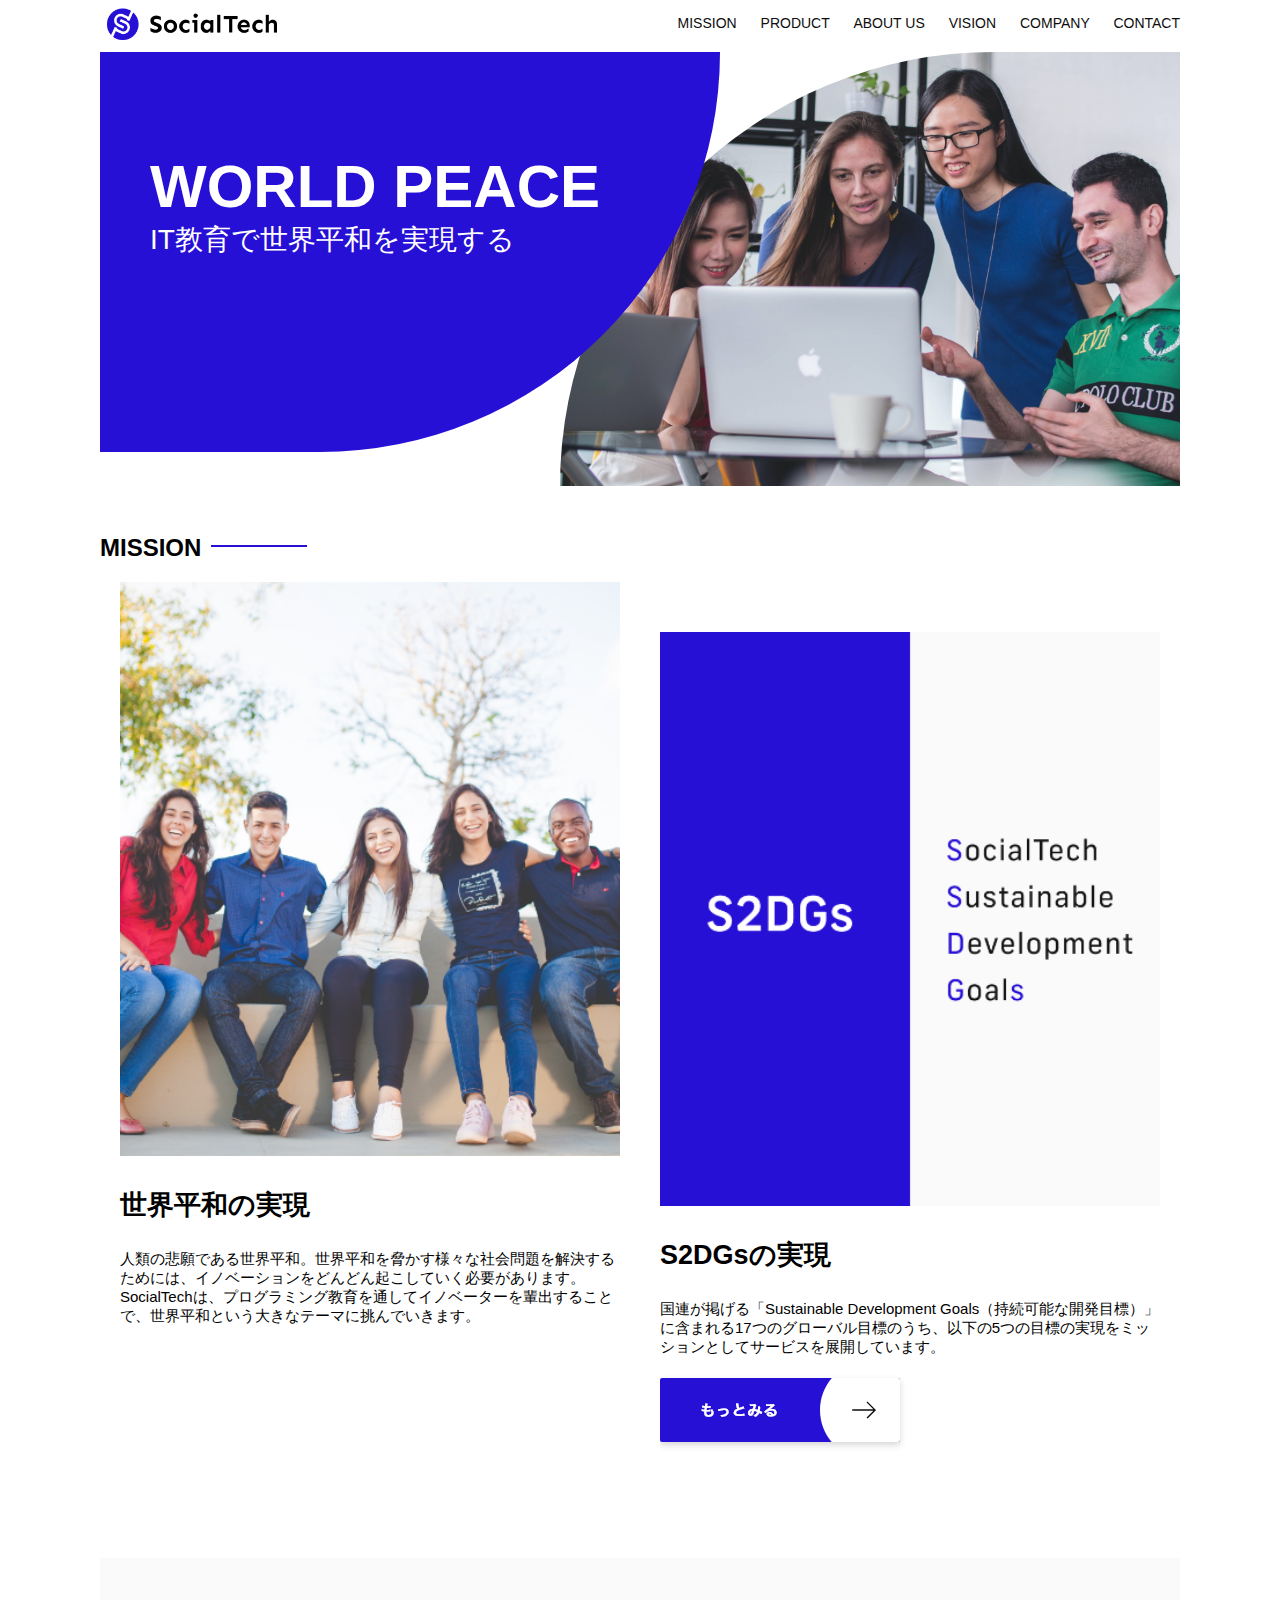
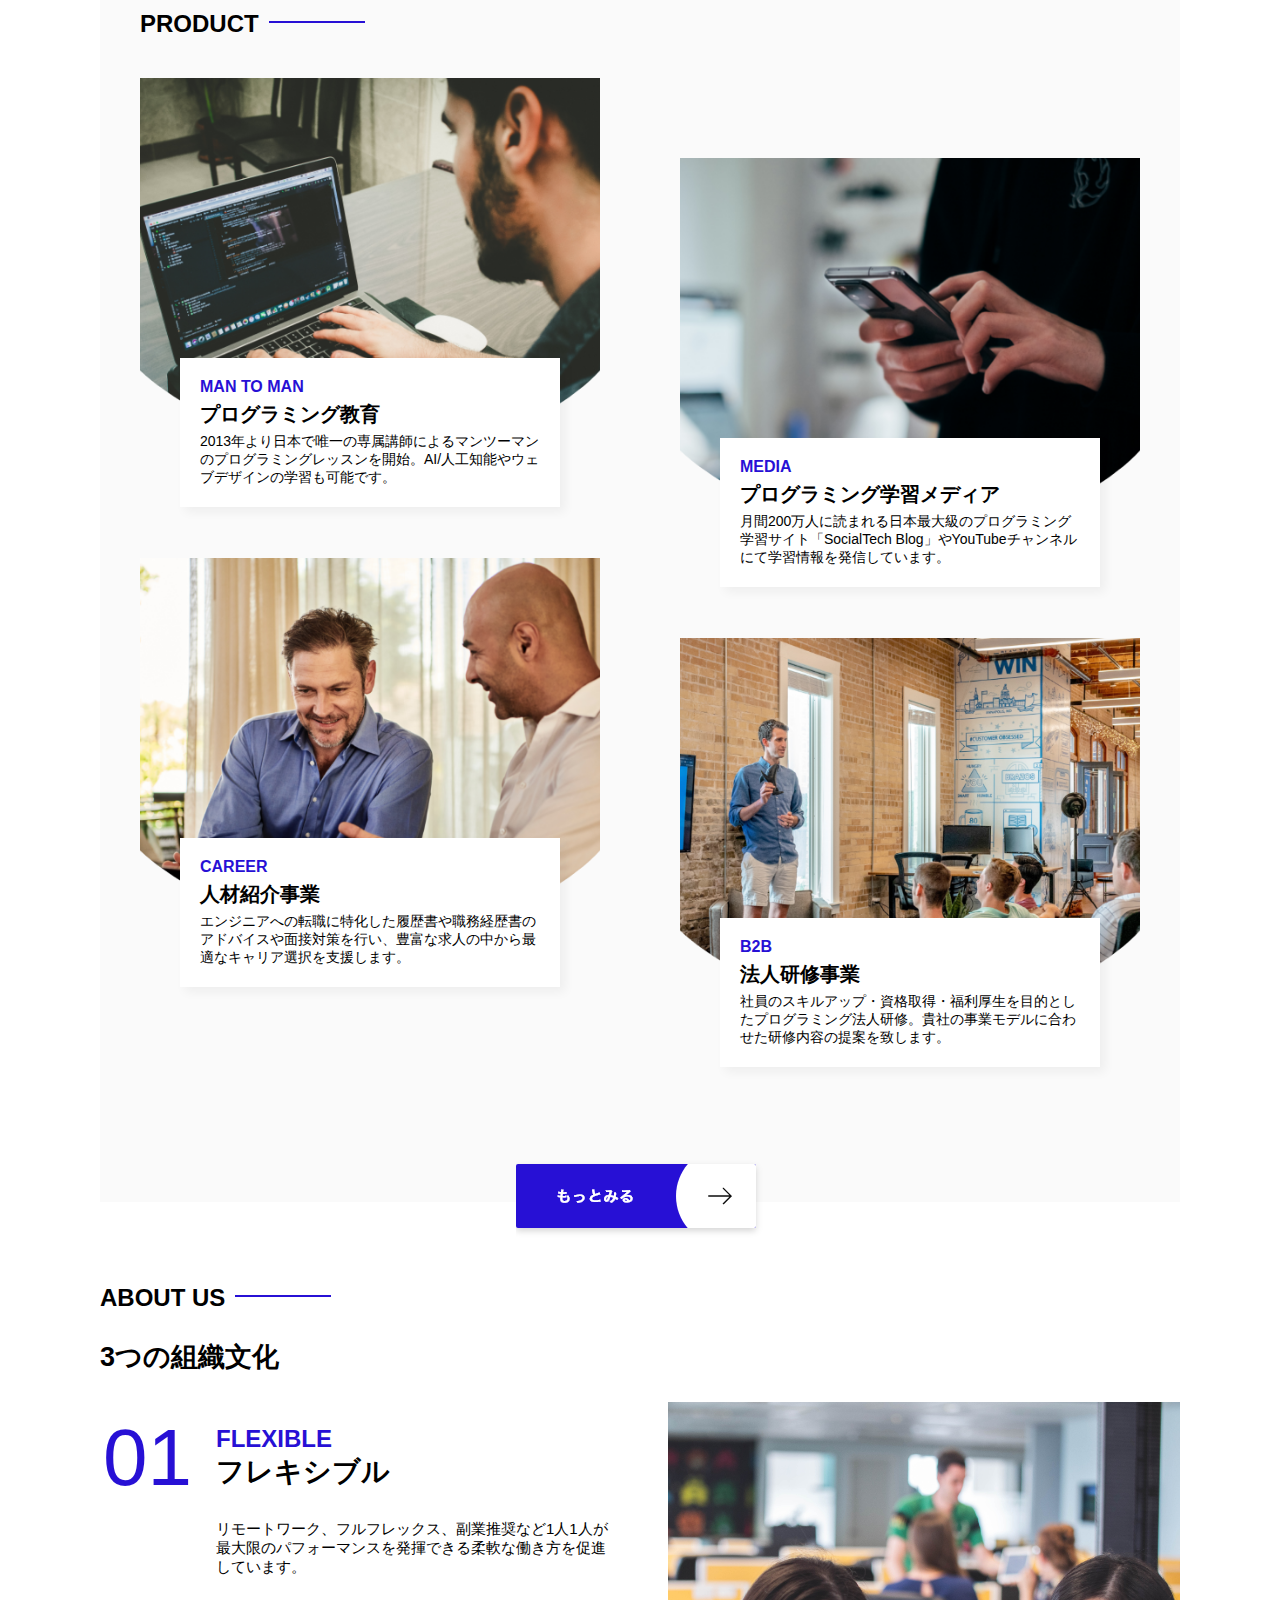
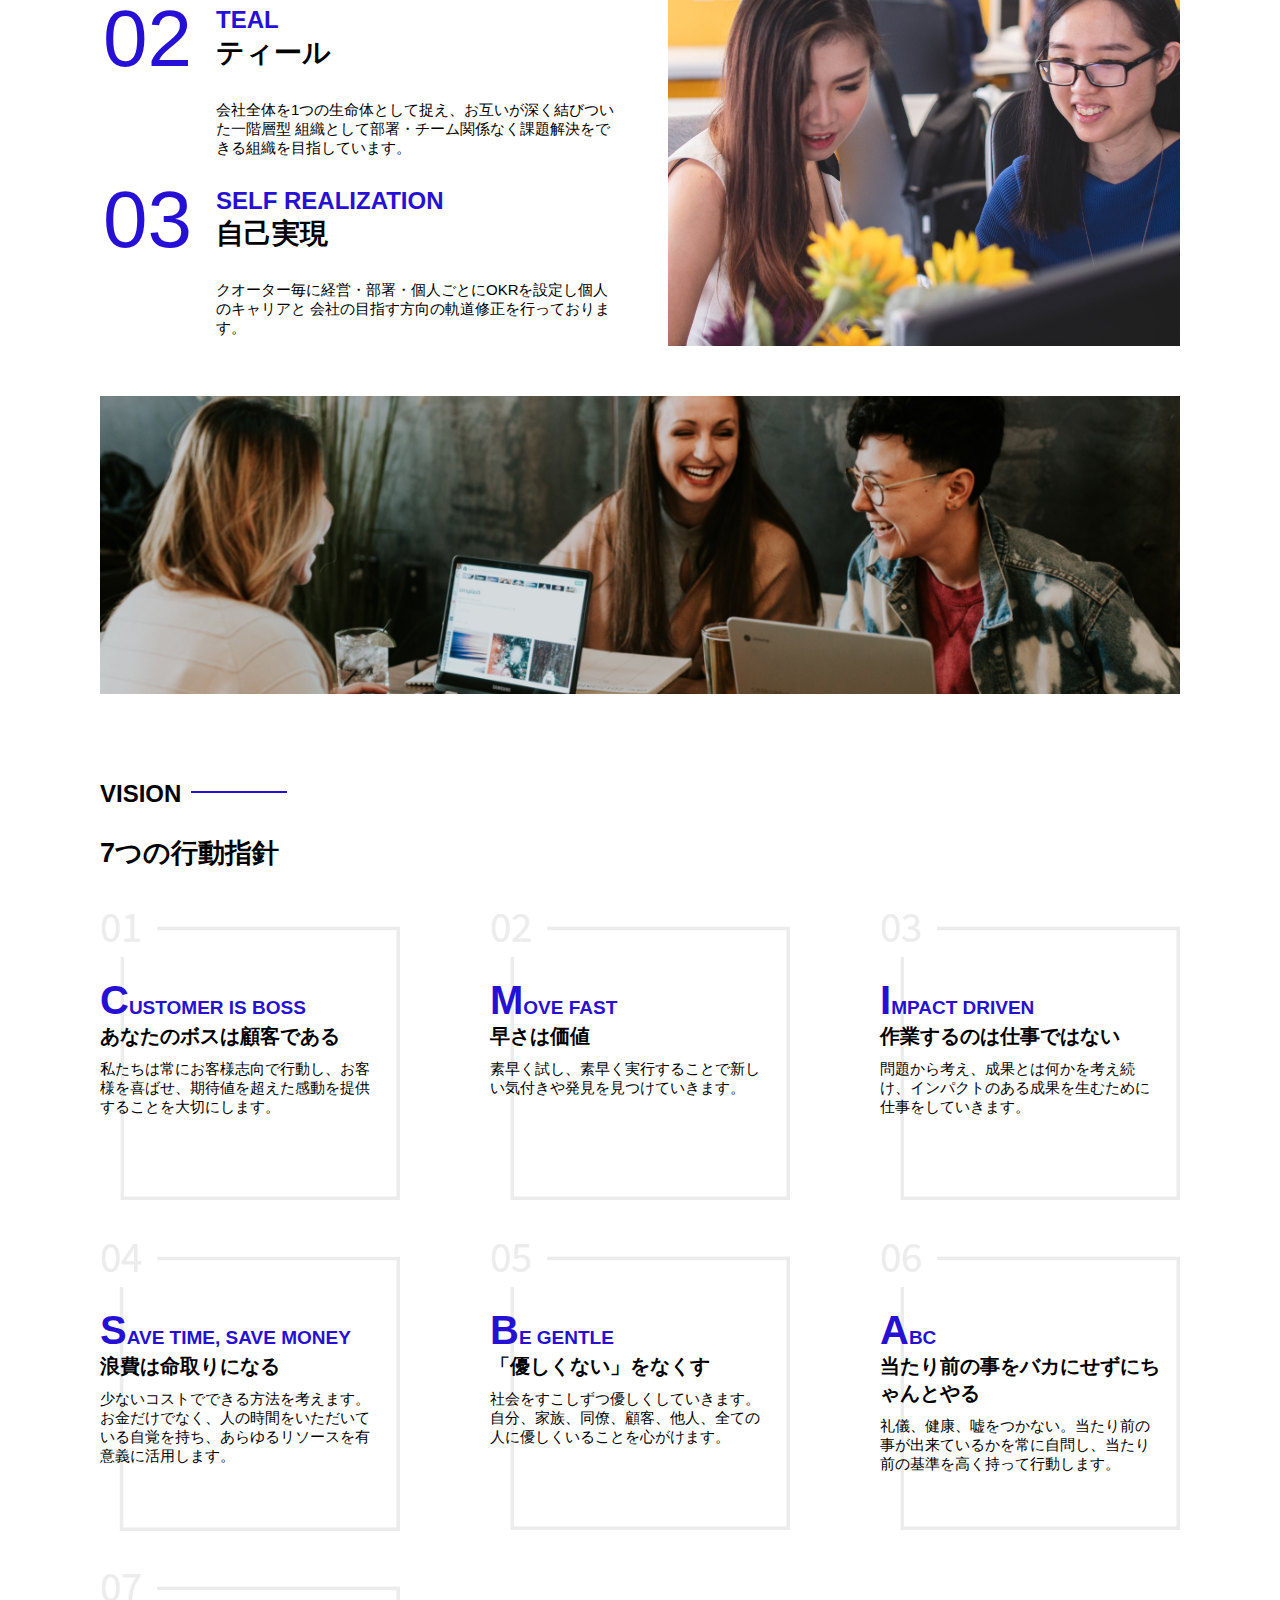
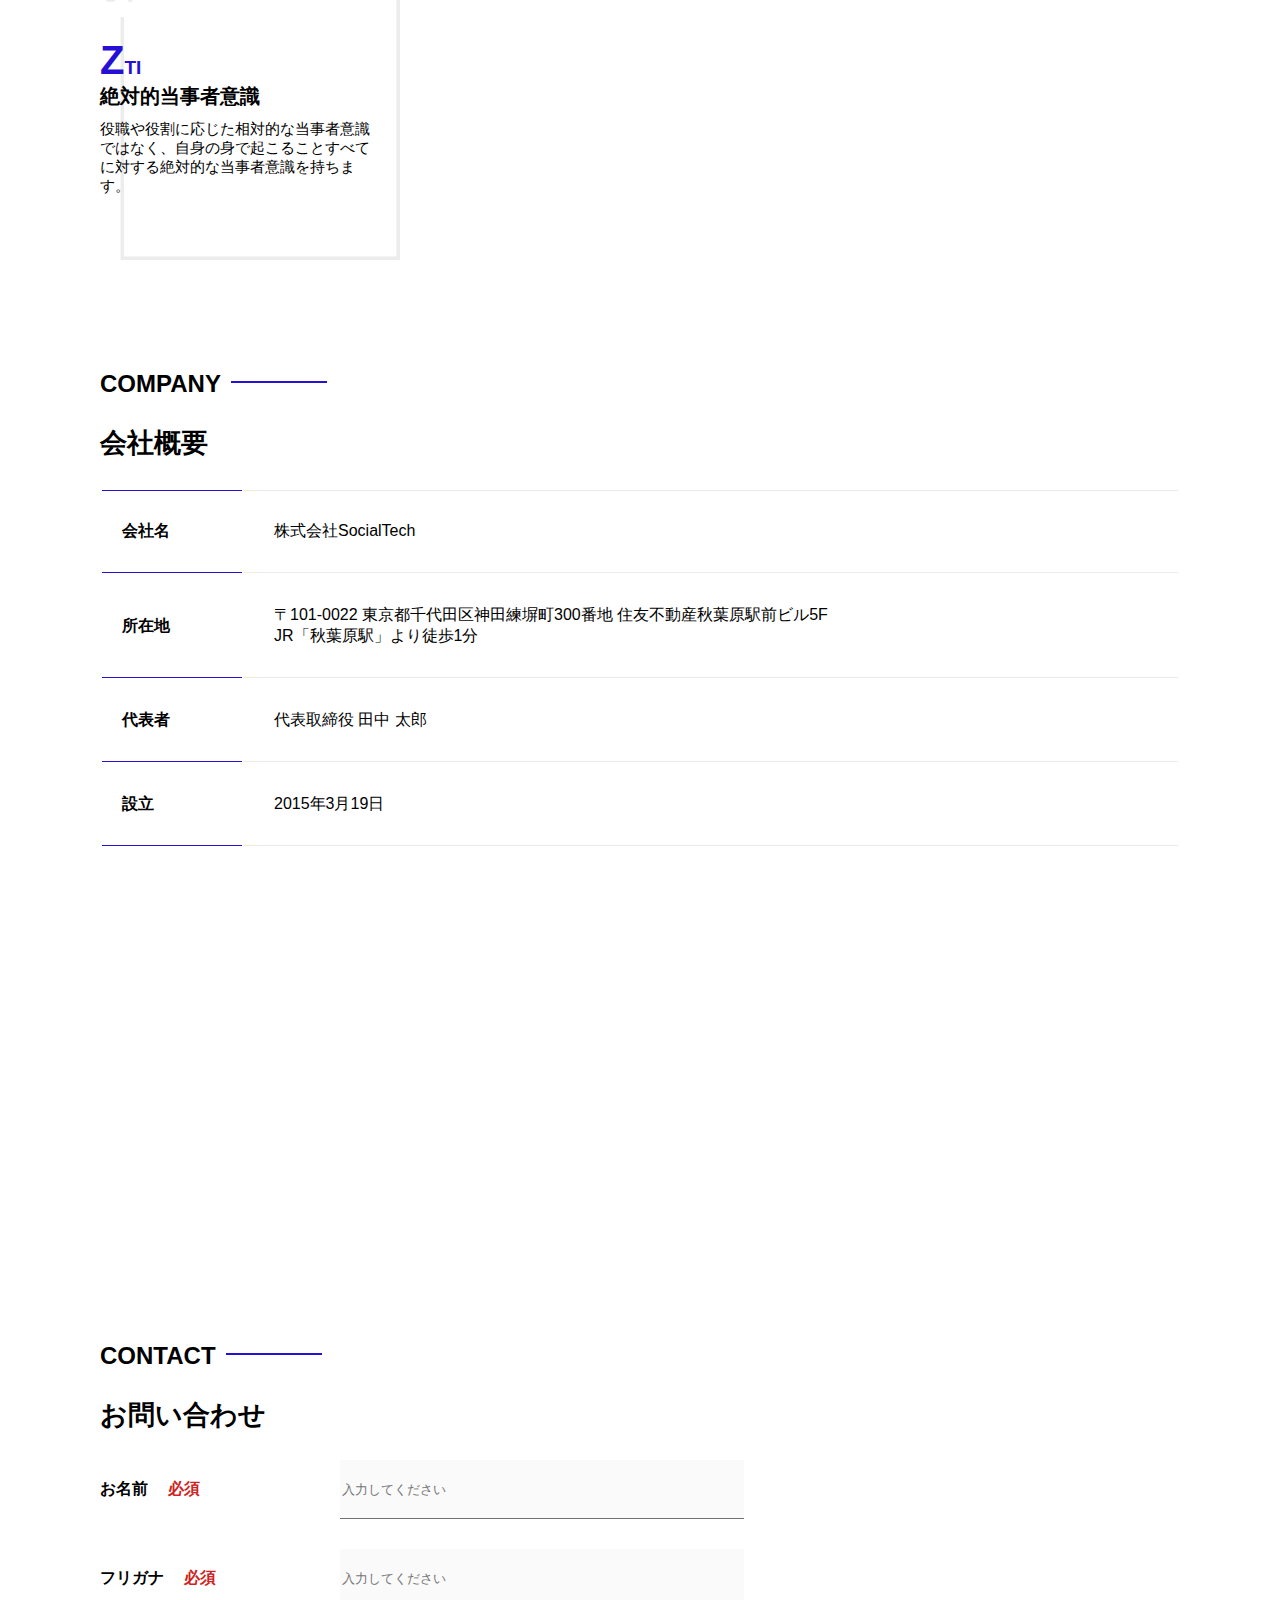
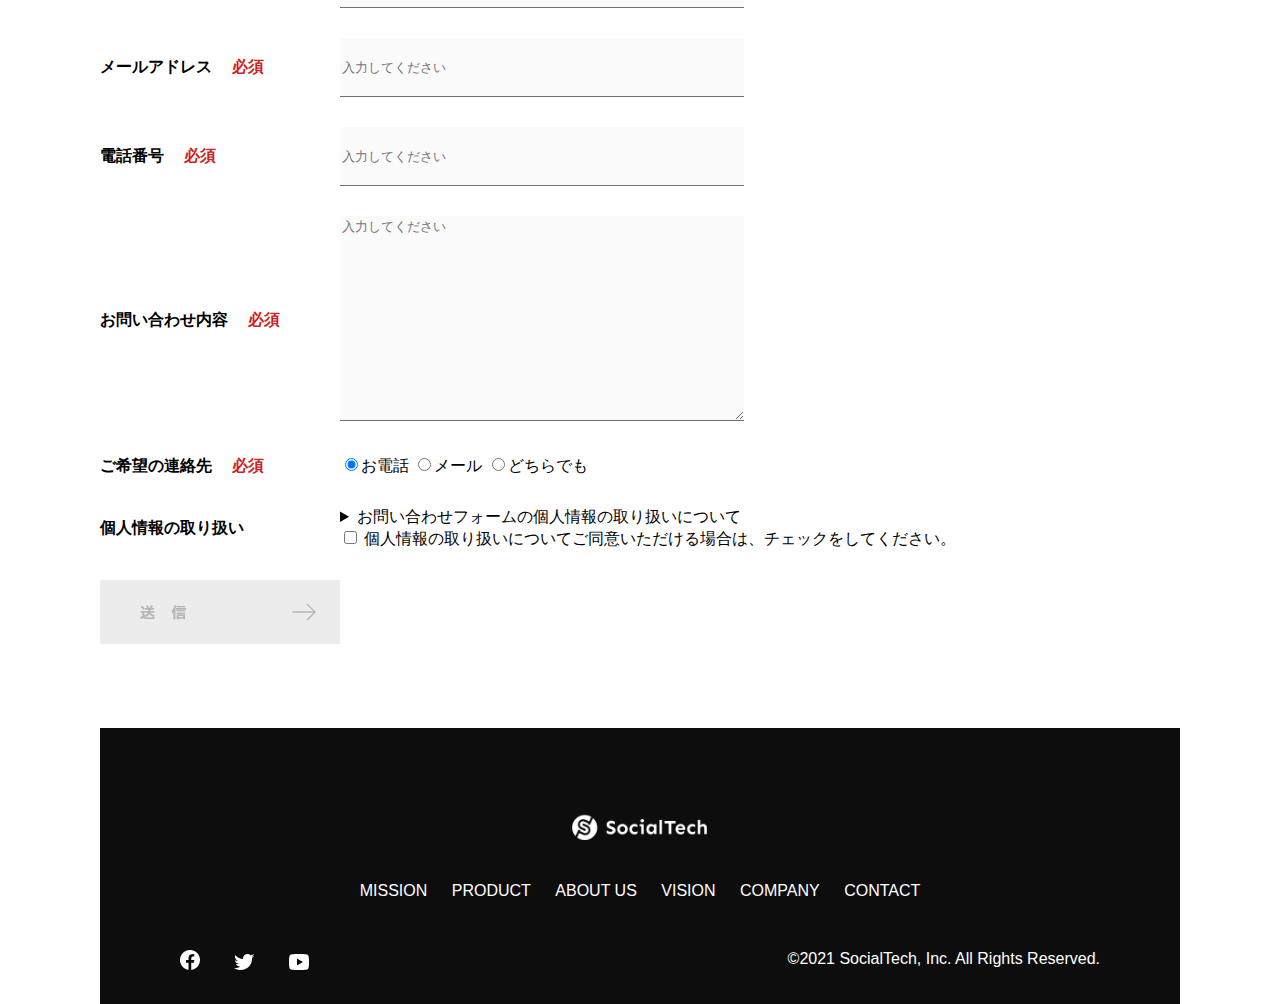
<file: index.html>
<!DOCTYPE html>
<html>
  <head>
    <title>Social Tech</title>
    <meta charset="utf-8">
    <meta name="description" content="SocialTechはEdTech業界のリーディングカンパニーを目指します。">
    <meta name="viewport" content="width=device-width, initial-scale=1.0">
    <meta name="twitter:card" content="summary">
    <meta name="twitter:site" content="@Kmary36407">
    <meta property="og:url" content="https://mariyoshik.github.io/socialtech/index.html">
    <meta property="og:title" content="Social Tech">
    <meta property="og:description" content="the company achieving the goal of WORLD PEACE through technology">
    <meta property="og:image" content="https://mariyoshik.github.io/socialtech/images/Logo.png">

    <link rel="stylesheet" href="style.css">
  
  </head>


  <body>

    <header>
      <a href="index.html" id="logo"><img src="images/logo.png" alt="トップページに戻る"></a>
      <nav id="nav-pc">
        <a href="mission.html">MISSION</a>
        <a href="product.html">PRODUCT</a>
        <a href="index.html#aboutus">ABOUT US</a>
        <a href="index.html#vision">VISION</a>
        <a href="index.html#company">COMPANY</a>
        <a href="index.html#contact">CONTACT</a>
      </nav>
      <!-- menu button for smart phone -->
      <img id="menu-sp" src="images/button-menu.png" alt="ナビゲーションを開く" onclick="document.getElementById('nav-sp').style.display = 'block'">

      <!-- navigation for smartphone -->
      <nav id="nav-sp">
        <img id="close" src="images/button-close.png" alt="ナビゲーションを閉じる" onclick="document.getElementById('nav-sp').style.display = 'none'">
        <a id="logo-sp" href="index.html" onclick="document.getElementById('nav-sp').style.display = 'none'"><img src="images/logo-sp.png" alt="トップページに戻る"></a>
        <a class="menu" href="mission.html" onclick="document.getElementById('nav-sp').style.display = 'none'">MISSION</a>
        <a class="menu" href="product.html" onclick="document.getElementById('nav-sp').style.display = 'none'">PRODUCT</a>
        <a class="menu" href="index.html#aboutus" onclick="document.getElementById('nav-sp').style.display = 'none'">ABOUT US</a>
        <a class="menu" href="index.html#vision" onclick="document.getElementById('nav-sp').style.display = 'none'">VISION</a>
        <a class="menu" href="index.html#company" onclick="document.getElementById('nav-sp').style.display = 'none'">COMPANY</a>
        <a class="menu" href="index.html#contact" onclick="document.getElementById('nav-sp').style.display = 'none'">CONTACT</a>
        <div id="sns">
          <a href="https://www.facebook.com/sejuku2013"><img src="images/button-facebook.png" alt="Facebookのリンク"></a>
          <a href="https://twitter.com/samuraijuku"><img src="images/button-twitter.png" alt="Twitterのリンク"></a>
          <a href="https://www.youtube.com/channel/UCCFOQO5aDK0xXam4cUQXT8g"><img src="images/button-youtube.png" alt="YouTubeのリンク"></a>
        </div>
      </nav>
    </header>

    <main>
      <article>
        <section id="main-visual">
          <div id="main-message">
            <h1>WORLD PEACE</h1>
            <p>IT教育で世界平和を実現する</p>
          </div>
          <img src="images/index/index-main.png" alt="PCの周りに集まる多国籍の仲間たち">
        </section>

        <section id="mission">
          <h2 class="index-h2">MISSION</h2>
          <div id="mission-flex">
            <div>
              <img id="mission-photo" src="images/index/index-mission.png" alt="屋外のベンチで写真を撮影する多国籍の仲間たち">
              <h3>世界平和の実現</h3>
              <p>人類の悲願である世界平和。世界平和を脅かす様々な社会問題を解決するためには、イノベーションをどんどん起こしていく必要があります。SocialTechは、プログラミング教育を通してイノベーターを輩出することで、世界平和という大きなテーマに挑んでいきます。
              </p>
           </div>
           <div>
            <img id="s2dgs" src="images/index/s2dgs.png" alt="S2DGs">
            <h3>S2DGsの実現</h3>
            <p>国連が掲げる「Sustainable Development Goals（持続可能な開発目標）」に含まれる17つのグローバル目標のうち、以下の5つの目標の実現をミッションとしてサービスを展開しています。</p>
            <a href="mission.html"><img src="images/button-more.png" alt="もっとみる"></a> 
           </div>
         </div>
       </section>
       
       <section id="product">
        <h2 class="index-h2">PRODUCT</h2>
        <div>

          <div id="product-left">
            <div>
             <img class="product-photo" src="images/index/index-mantoman.png" alt="PCでコードを書く男性">
             <div class="product-explain">
              <span>MAN TO MAN</span>
              <h3>プログラミング教育</h3>
              <p>2013年より日本で唯一の専属講師によるマンツーマンのプログラミングレッスンを開始。AI/人工知能やウェブデザインの学習も可能です。</p>
             </div>
            </div>
            <div>
              <img class="product-photo" src="images/index/index-career.png" alt="笑顔で話し合う2人の男性">
              <div class="product-explain">
              <span>CAREER</span>
              <h3>人材紹介事業</h3>
              <p>エンジニアへの転職に特化した履歴書や職務経歴書のアドバイスや面接対策を行い、豊富な求人の中から最適なキャリア選択を支援します。</p>
             </div>
            </div>
          </div>

          <div id="product-right">
            <div>
              <img class="product-photo" src="images/index/index-media.png" alt="スマートフォンを操作する人">
              <div class="product-explain">
               <span>MEDIA</span>
                <h3>プログラミング学習メディア</h3>
                <p>月間200万人に読まれる日本最大級のプログラミング学習サイト「SocialTech Blog」やYouTubeチャンネルにて学習情報を発信しています。</p>
              </div>
            </div>
            <div>
             <img class="product-photo" src="images/index/index-b2b.png" alt="講演中の男性とそれを聴く人々">
             <div class="product-explain">
              <span>B2B</span>
               <h3>法人研修事業</h3>
               <p>社員のスキルアップ・資格取得・福利厚生を目的としたプログラミング法人研修。貴社の事業モデルに合わせた研修内容の提案を致します。</p>
              </div>
             </div>
          </div>

        </div>
        <div>
          <a id="product-more" href="product.html">
            <img src="images/button-more.png" alt="もっとみる">
          </a> 
        </div>
       </section>

       <section id="aboutus">
        <h2 class="index-h2">ABOUT US</h2>
        <h3>3つの組織文化</h3>
        <div>
          <table class="culture-table">
            <tr>
              <td>
                <span class="culture-num">01</span>
              </td>
              <td>
                <span class="culture-en">FLEXIBLE</span>
                <span class="culture-jp">フレキシブル</span>
              </td>
            </tr>
            <tr>
              <td>
                <!-- blank -->
              </td>
              <td>
                <p class="culture-description">
                  リモートワーク、フルフレックス、副業推奨など1人1人が最大限のパフォーマンスを発揮できる柔軟な働き方を促進しています。
                </p>
              </td>
            </tr>
            <tr>
              <td>
                <span class="culture-num">02</span>
              </td>
              <td>
                <span class="culture-en">TEAL</span>
                <span class="culture-jp">ティール</span>
              </td>
            </tr>
            <tr>
              <td>
                <!-- blank -->
              </td>
              <td>
                <p class="culture-description">
                  会社全体を1つの生命体として捉え、お互いが深く結びついた一階層型
                   組織として部署・チーム関係なく課題解決をできる組織を目指しています。
                </p>
              </td>
            </tr>
            <tr>
              <td>
                <span class="culture-num">03</span>
              </td>
              <td>
                <span class="culture-en">SELF REALIZATION</span>
                <span class="culture-jp">自己実現</span>
              </td>
            </tr>
            <tr>
              <td>
                <!-- blank -->
              </td>
              <td>
                <p class="culture-description">
                  クオーター毎に経営・部署・個人ごとにOKRを設定し個人のキャリアと
                   会社の目指す方向の軌道修正を行っております。
                </p>
              </td>
            </tr>
          </table>
            <img class="culture-img" src="images/index/index-aboutus1.png" alt="笑顔で話し合う2人の女性">
        </div>
          <img class="culture-img2" src="images/index/index-aboutus2.png" alt="笑顔で話し合う3人の男女">

       </section>

       <section id="vision">
        <h2 class="index-h2">VISION</h2>
        <h3>7つの行動指針</h3>
        <div>
          <div class="vision-box">
            <img src="images/index/vision-01.png" alt="01">
            <span>
              <h4>CUSTOMER IS BOSS</h4>
              <h5>あなたのボスは顧客である</h5>
              <p>私たちは常にお客様志向で行動し、お客様を喜ばせ、期待値を超えた感動を提供することを大切にします。</p>
            </span>
          </div>
          <div class="vision-box">
            <img src="images/index/vision-02.png" alt="02">
            <span>
              <h4>MOVE FAST</h4>
              <h5>早さは価値</h5>
              <p>素早く試し、素早く実行することで新しい気付きや発見を見つけていきます。</p>
            </span>
          </div>
          <div class="vision-box">
            <img src="images/index/vision-03.png" alt="03">
            <span>
              <h4>IMPACT DRIVEN</h4>
              <h5>作業するのは仕事ではない</h5>
              <p>問題から考え、成果とは何かを考え続け、インパクトのある成果を生むために仕事をしていきます。</p>
            </span>
          </div>
          <div class="vision-box">
            <img src="images/index/vision-04.png" alt="04">
            <span>
              <h4>SAVE TIME, SAVE MONEY</h4>
              <h5>浪費は命取りになる</h5>
              <p>少ないコストでできる方法を考えます。お金だけでなく、人の時間をいただいている自覚を持ち、あらゆるリソースを有意義に活用します。</p>
            </span>
          </div>
          <div class="vision-box">
            <img src="images/index/vision-05.png" alt="05">
            <span>
              <h4>BE GENTLE</h4>
              <h5>「優しくない」をなくす</h5>
              <p>社会をすこしずつ優しくしていきます。自分、家族、同僚、顧客、他人、全ての人に優しくいることを心がけます。</p>
            </span>
          </div>
          <div class="vision-box">
            <img src="images/index/vision-06.png" alt="06">
            <span>
              <h4>ABC</h4>
              <h5>当たり前の事をバカにせずにちゃんとやる</h5>
              <p>礼儀、健康、嘘をつかない。当たり前の事が出来ているかを常に自問し、当たり前の基準を高く持って行動します。</p>
            </span>
          </div>
          <div class="vision-box">
            <img src="images/index/vision-07.png" alt="07">
            <span>
              <h4>ZTI</h4>
              <h5>絶対的当事者意識</h5>
              <p>役職や役割に応じた相対的な当事者意識ではなく、自身の身で起こることすべてに対する絶対的な当事者意識を持ちます。</p>
            </span>
          </div>
        </div>

       </section>

       <section id="company">
        <h2 class="index-h2">COMPANY</h2>
        <h3>会社概要</h3>
        <table id="company-table">
          <tr>
            <th class="tableheader-first">会社名</th>
            <td class="cell-first">株式会社SocialTech</td>
          </tr>
          <tr>
            <th class="tableheader">所在地</th>
            <td class="cell">〒101-0022 東京都千代田区神田練塀町300番地 住友不動産秋葉原駅前ビル5F<br>JR「秋葉原駅」より徒歩1分</td>
          </tr>
          <tr>
            <th class="tableheader">代表者</th>
            <td class="cell">代表取締役 田中 太郎</td>
          </tr>
          <tr>
            <th class="tableheader">設立</th>
            <td class="cell">2015年3月19日</td>
          </tr>
        </table>
        <iframe src="https://www.google.com/maps/embed?pb=!1m18!1m12!1m3!1d1166.8540449428626!2d139.77416284995712!3d35.69972409227043!2m3!1f0!2f0!3f0!3m2!1i1024!2i768!4f13.1!3m3!1m2!1s0x60188fee13660e23%3A0x77137876edf742ac!2z5L2P5Y-L5LiN5YuV55Sj56eL6JGJ5Y6f6aeF5YmN44OT44Or!5e0!3m2!1sja!2sjp!4v1717382700939!5m2!1sja!2sjp"  style="border:0;" allowfullscreen="" loading="lazy" ></iframe>

       </section>

       <section id="contact">
        <h2 class="imdex-h2">CONTACT</h2>
        <h3>お問い合わせ</h3>
        <form>
          <div>
            <div class="contact-heading">
              <label class="contact-label">お名前<span class="contact-span">必須</span></label>
            </div>
            <div>
              <input type="text" name="name" placeholder="入力してください" class="contact-textbox">
            </div>
          </div>
          <div>
            <div class="contact-heading">
              <label class="contact-label">フリガナ<span class="contact-span">必須</span></label>
            </div>
            <div>
              <input type="text" name="hurigana" placeholder="入力してください" class="contact-textbox">
            </div>
          </div>
          <div>
            <div class="contact-heading">
              <label class="contact-label">メールアドレス<span class="contact-span">必須</span></label>
            </div>
            <div>
              <input type="text" name="email" placeholder="入力してください" class="contact-textbox">
            </div>
          </div>
          <div>
            <div class="contact-heading">
              <label class="contact-label">電話番号<span class="contact-span">必須</span></label>
            </div>
            <div>
              <input type="text" name="tel" placeholder="入力してください" class="contact-textbox">
            </div>
          </div>
          <div>
            <div class="contact-heading">
              <label class="contact-label">お問い合わせ内容<span class="contact-span">必須</span></label>
            </div>
            <div>
              <textarea class="contact-textarea" placeholder="入力してください" name="message"></textarea>
            </div>
          </div>
          <div>
            <div class="contact-heading">
              <label class="contact-label">ご希望の連絡先<span class="contact-span">必須</span></label>
            </div>
            <div>
              <input class="radiobutton" type="radio" value="tel" name="contact" checked><label>お電話</label>
              <input class="radiobutton" type="radio" value="mail" name="contact"><label>メール</label>
              <input class="radiobutton" type="radio" value="both" name="contact"><label>どちらでも</label>
            </div>
          </div>
          <div>
            <div class="contact-heading">
              <label class="contact-label">個人情報の取り扱い</label>
            </div>
            <div>
              <details>
                <summary>お問い合わせフォームの個人情報の取り扱いについて</summary>
                <div>
                  <span>１．組織の名称又は氏名</span><br>
                   株式会社SocialTech<br><br>
                   <span>２．個人情報保護管理者（若しくはその代理人）の氏名又は職名、所属及び連絡先
                    鈴木 一郎 コーポレート部</span><br>
                   メールアドレス：samurai@example.com<br>
                   TEL：03-1234-5678<br>
                   <span>３．個人情報の利用目的</span><br>
                   ・本サービス及び本サービスに関連する情報の提供又はそれらに関する連絡のため<br>
                   ・ユーザーの本人確認のため<br>
                   ・当社サービスのご案内のため<br>
                   ・当社の商品等の広告または宣伝（電子メールによるものを含むものとします。）<br><br>
                   <span>４．個人情報の取り扱い業務の委託</span><br>
                   個人情報の取扱業務の全部または一部を外部に業務委託する場合があります。<br>
                   その際、弊社は、個人情報を適切に保護できる管理体制を敷き実行していることを条件として<br>
                   委託先を厳選したうえで、機密保持契約を委託先と締結し、お客様の個人情報を厳密に管理させます。<br><br>
                   <span>５．個人情報の開示等の請求</span><br>
                   お客様は、弊社に対してご自身の個人情報の開示等（利用目的の通知、開示、内容の訂正・追加・削除、利用の停止または消去、第三者への提供の停止）に関して、当社問合わせ窓口に申し出ることができます。<br>
                   その際、弊社はお客様ご本人を確認させていただいたうえで、合理的な期間内に対応いたします。<br><br>
                   なお、個人情報に関する弊社問合わせ先は、次の通りです。<br><br>
                   株式会社SocialTech　個人情報問合せ窓口<br>
                   〒101-0022 東京都千代田区神田練塀町300番地 住友不動産秋葉原駅前ビル5F<br>
                   メールアドレス：samurai@example.com　TEL：03-1234-5678<br><br>
                   <span>６．個人情報を提供されることの任意性について</span><br><br>
                   お客様がご自身の個人情報を弊社に提供されるか否かは、お客様のご判断によりますが、もしご提供されない場合には、適切なサービスが提供できない場合がありますので予めご了承ください。
                </div>
              </details>
              <input type="checkbox" name="agree">
              <span>個人情報の取り扱いについてご同意いただける場合は、チェックをしてください。</span>
            </div>
          
          </div>
          <input type="image" src="images/button-submit.png" alt="送信する">
        </form>
       </section>
     </article>
    </main>

      <footer>
        <div id="footer-logo">
          <img src="images/logo-sp.png" alt="SocialTech">
        </div>
        <div id="footer-link">
          <a href="mission.html">MISSION</a>
          <a href="product.html">PRODUCT</a>
          <a href="index.html#aboutus">ABOUT US</a>
          <a href="index.html#vision">VISION</a>
          <a href="index.html#company">COMPANY</a>
          <a href="index.html#contact">CONTACT</a>
        </div>
        <div id="sns-footer">
          <a href="https://www.facebook.com/sejuku2013"><img src="images/button-facebook.png" alt="Facebookのリンク"></a>
          <a href="https://twitter.com/samuraijuku"><img src="images/button-twitter.png" alt="Twitterのリンク"></a>
          <a href="https://www.youtube.com/channel/UCCFOQO5aDK0xXam4cUQXT8g"><img src="images/button-youtube.png" alt="YouTubeのリンク"></a>
            <span id="copyright">&copy;2021 SocialTech, Inc. All Rights Reserved.</span>
        </div>
      </footer>

  </body>
</html>
</file>
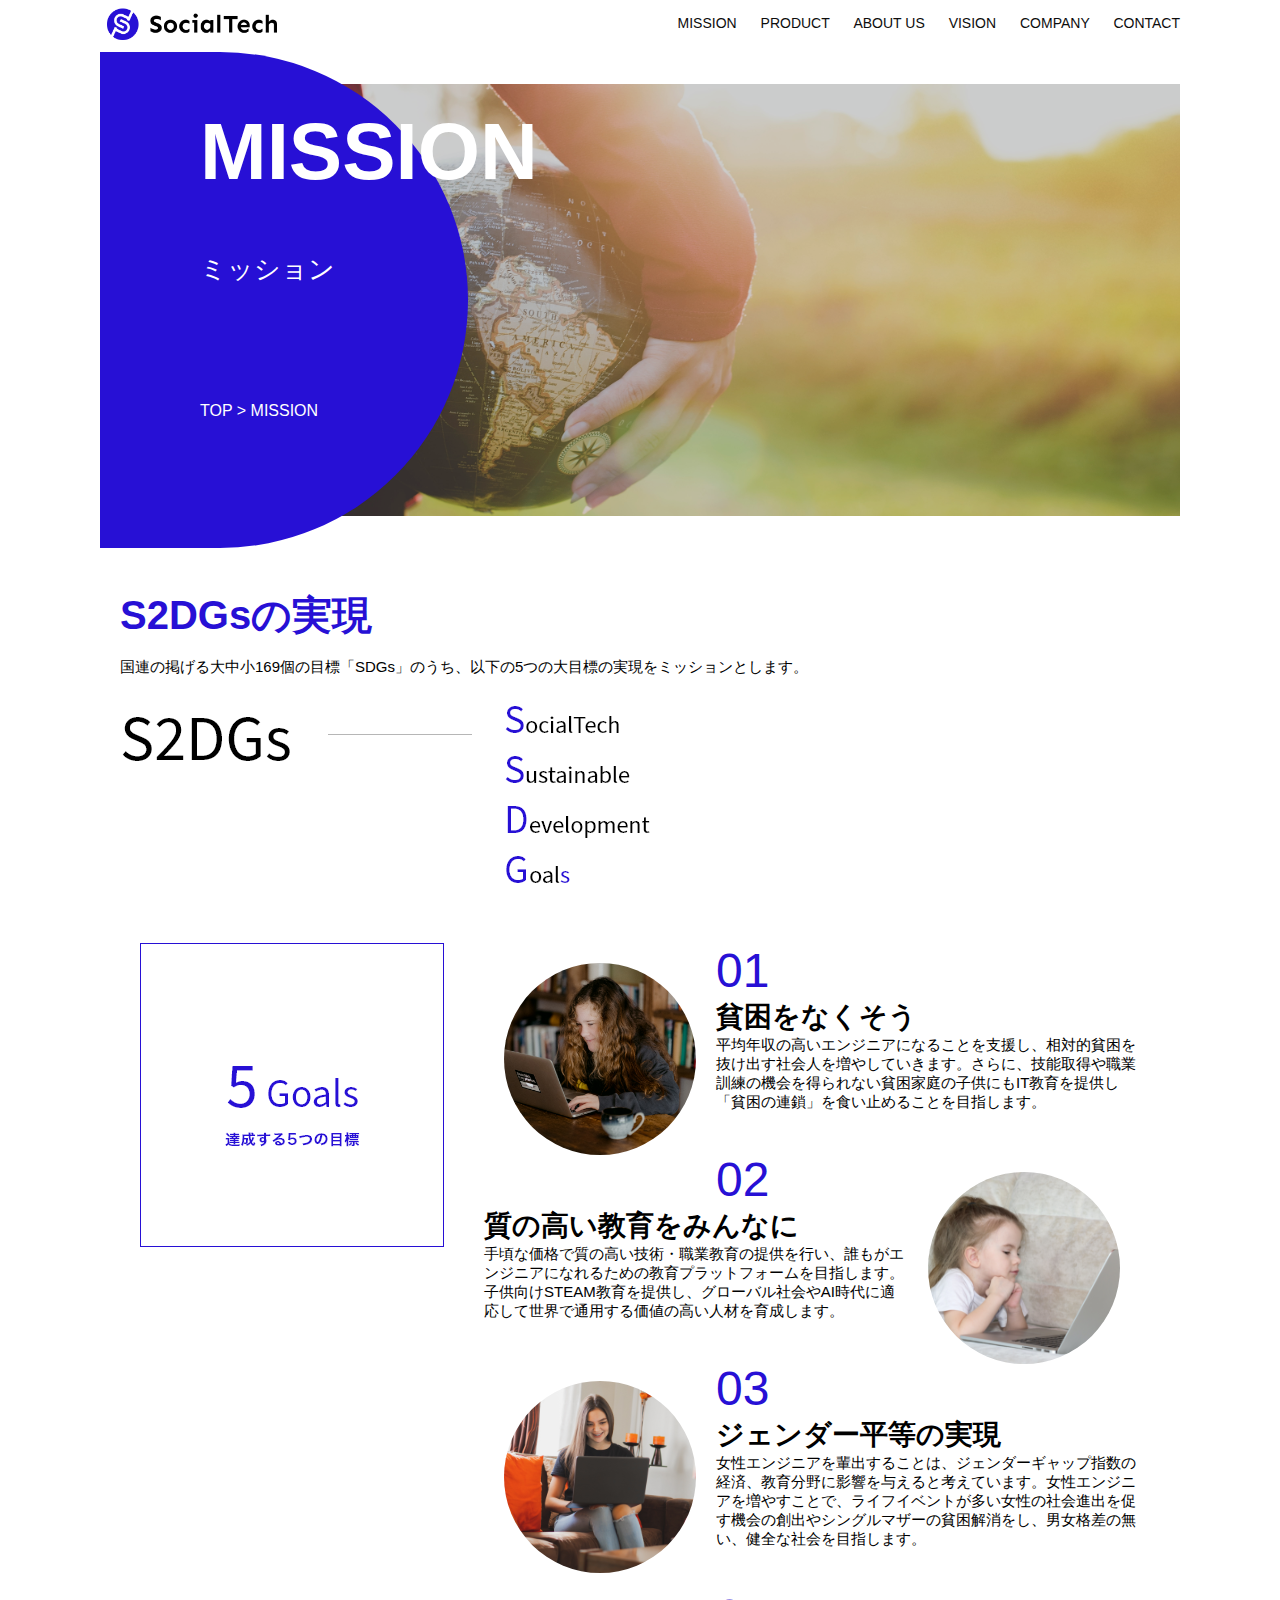
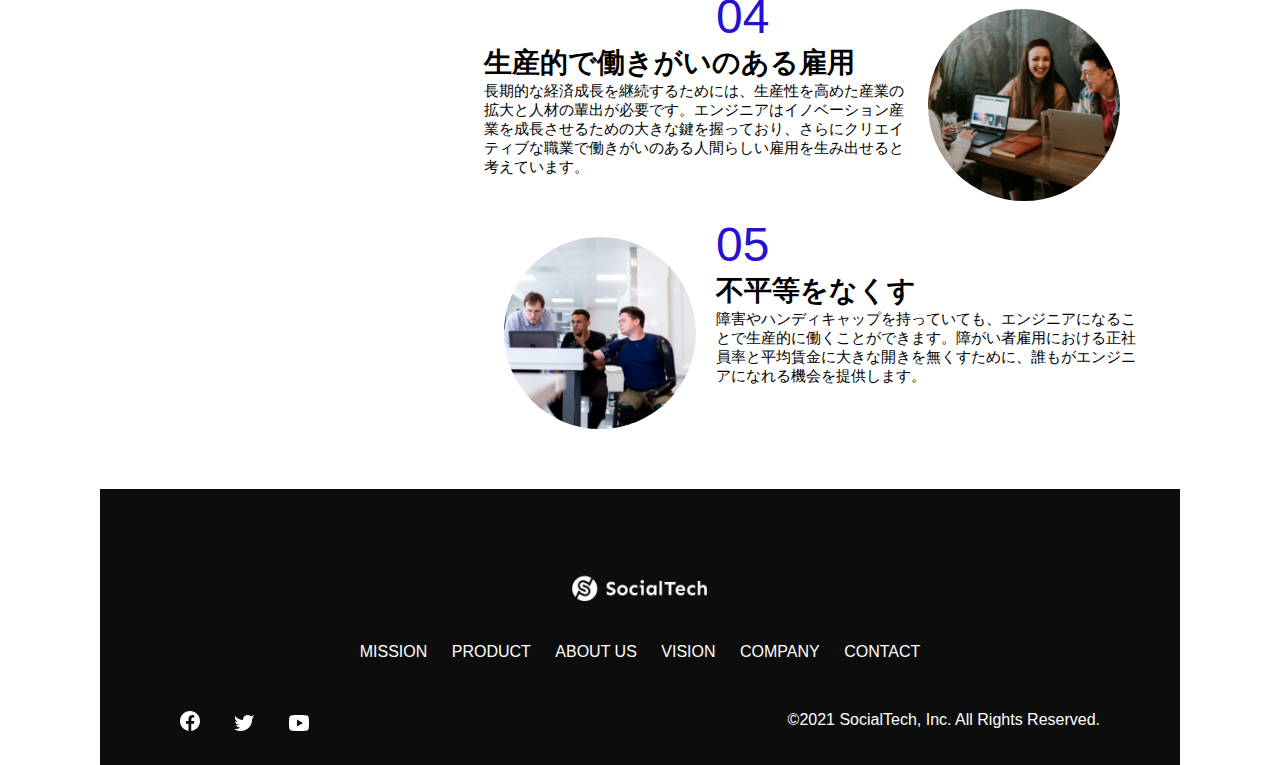
<file: mission.html>
<!DOCTYPE html>
<html>
  <head>
    <title>SocialTech - MISSION ミッション -</title>
    <meta charset="utf-8">
    <meta name="description" content="SocialTechが目指す5つの目標（S2DGs）を紹介します">
    <meta name="viewport" content="width=device-width, initial-scale=1.0">
    <link rel="stylesheet" href="style.css">

  </head>

  <body>
    <header>
     <!-- logo -->
      <a href="index.html" id="logo"><img src="images/logo.png" alt="トップページに戻る"></a>
      
    <!-- menu for pc  -->
      <nav id="nav-pc">
        <a href="mission.html">MISSION</a>
        <a href="product.html">PRODUCT</a>
        <a href="index.html#aboutus">ABOUT US</a>
        <a href="index.html#vision">VISION</a>
        <a href="index.html#company">COMPANY</a>
        <a href="index.html#contact">CONTACT</a>
      </nav>

      <!-- menu button for smart phone -->
      <img id="menu-sp" src="images/button-menu.png" alt="ナビゲーションを開く" onclick="document.getElementById('nav-sp').style.display = 'block'">

      <!-- navigation for smartphone -->
      <nav id="nav-sp">
        <img id="close" src="images/button-close.png" alt="ナビゲーションを閉じる" onclick="document.getElementById('nav-sp').style.display = 'none'">
        <a id="logo-sp" href="index.html" onclick="document.getElementById('nav-sp').style.display = 'none'"><img src="images/logo-sp.png" alt="トップページに戻る"></a>
        <a class="menu" href="mission.html" onclick="document.getElementById('nav-sp').style.display = 'none'">MISSION</a>
        <a class="menu" href="product.html" onclick="document.getElementById('nav-sp').style.display = 'none'">PRODUCT</a>
        <a class="menu" href="index.html#aboutus" onclick="document.getElementById('nav-sp').style.display = 'none'">ABOUT US</a>
        <a class="menu" href="index.html#vision" onclick="document.getElementById('nav-sp').style.display = 'none'">VISION</a>
        <a class="menu" href="index.html#company" onclick="document.getElementById('nav-sp').style.display = 'none'">COMPANY</a>
        <a class="menu" href="index.html#contact" onclick="document.getElementById('nav-sp').style.display = 'none'">CONTACT</a>
        <div id="sns">
          <a href="https://www.facebook.com/sejuku2013"><img src="images/button-facebook.png" alt="Facebookのリンク"></a>
          <a href="https://twitter.com/samuraijuku"><img src="images/button-twitter.png" alt="Twitterのリンク"></a>
          <a href="https://www.youtube.com/channel/UCCFOQO5aDK0xXam4cUQXT8g"><img src="images/button-youtube.png" alt="YouTubeのリンク"></a>
        </div>
      </nav>
    </header>

    <main>
      <article>
        <section id="mission-main">
          <div id="mission-title">
            <h1>MISSION</h1>
            <span>ミッション</span>
            <div>TOP > MISSION</div>
          </div>
        </section>

        <section id="mission-s2dgs">
          <h2 class="mission-h2">S2DGsの実現</h2>
          <p>国連の掲げる大中小169個の目標「SDGs」のうち、以下の5つの大目標の実現をミッションとします。</p>
          <img src="images/mission/mission-s2dgs.png" alt="S2DGs">
        </section>

        <section id="mission-5goals">
          <div>
            <img id="s2dgs-image" src="images/mission/mission-5goals.png" alt="5Goals">
          </div>
          <div>
            <div>
              <img class="fivegoals-image-left" src="images/mission/mission-5goals01.png" alt="PCを操作する女の子">
              <span class="fivegoals-number">01</span>
              <h3 class="fivegoals-h3">貧困をなくそう</h3>
              <p class="fivegoals-p">平均年収の高いエンジニアになることを支援し、相対的貧困を抜け出す社会人を増やしていきます。さらに、技能取得や職業訓練の機会を得られない貧困家庭の子供にもIT教育を提供し「貧困の連鎖」を食い止めることを目指します。
              </p>
            </div>
            <div>
              <img class="fivegoals-image-right" src="images/mission/mission-5goals02.png" alt="PCを見つめる小さい女の子">
              <span class="fivegoals-number">02</span>
              <h3 class="fivegoals-h3">質の高い教育をみんなに</h3>
              <p class="fivegoals-p">手頃な価格で質の高い技術・職業教育の提供を行い、誰もがエンジニアになれるための教育プラットフォームを目指します。子供向けSTEAM教育を提供し、グローバル社会やAI時代に適応して世界で通用する価値の高い人材を育成します。
              </p>
            </div>
            <div>
              <img class="fivegoals-image-left" src="images/mission/mission-5goals03.png" alt="PCを操作する女性">
              <span class="fivegoals-number">03</span>
              <h3 class="fivegoals-h3">ジェンダー平等の実現</h3>
              <p class="fivegoals-p">女性エンジニアを輩出することは、ジェンダーギャップ指数の経済、教育分野に影響を与えると考えています。女性エンジニアを増やすことで、ライフイベントが多い女性の社会進出を促す機会の創出やシングルマザーの貧困解消をし、男女格差の無い、健全な社会を目指します。
              </p>
            </div>
            <div>
              <img class="fivegoals-image-right" src="images/mission/mission-5goals04.png" alt="笑顔で話し合う3人の男女">
              <span class="fivegoals-number">04 </span>
              <h3 class="fivegoals-h3">生産的で働きがいのある雇用</h3>
              <p class="fivegoals-p">長期的な経済成長を継続するためには、生産性を高めた産業の拡大と人材の輩出が必要です。エンジニアはイノベーション産業を成長させるための大きな鍵を握っており、さらにクリエイティブな職業で働きがいのある人間らしい雇用を生み出せると考えています。
              </p>
            </div>
            <div>
              <img class="fivegoals-image-left" src="images/mission/mission-5goals05.png" alt="障害を持つ男性が生き生きと働く様子">
              <span class="fivegoals-number">05</span>
              <h3 class="fivegoals-h3">不平等をなくす</h3>
              <p class="fivegoals-p">障害やハンディキャップを持っていても、エンジニアになることで生産的に働くことができます。障がい者雇用における正社員率と平均賃金に大きな開きを無くすために、誰もがエンジニアになれる機会を提供します。
              </p>
            </div>
          </div>
        </section>
      </article>

      <footer>
       <div id="footer-logo">
        <img src="images/logo-sp.png" alt="SocialTech">
        </div>
        <div id="footer-link">
          <a href="mission.html">MISSION</a>
          <a href="product.html">PRODUCT</a>
          <a href="index.html#aboutus">ABOUT US</a>
          <a href="index.html#vision">VISION</a>
          <a href="index.html#company">COMPANY</a>
          <a href="index.html#contact">CONTACT</a>
        </div>
        <div id="sns-footer">
          <a href="https://www.facebook.com/sejuku2013"><img src="images/button-facebook.png" alt="Facebookのリンク"></a>
          <a href="https://twitter.com/samuraijuku"><img src="images/button-twitter.png" alt="Twitterのリンク"></a>
          <a href="https://www.youtube.com/channel/UCCFOQO5aDK0xXam4cUQXT8g"><img src="images/button-youtube.png" alt="YouTubeのリンク"></a>
          <span id="copyright">&copy;2021 SocialTech, Inc. All Rights Reserved.</span>
        </div>
      </footer>
  </main>
  </body>
  </html>
</file>
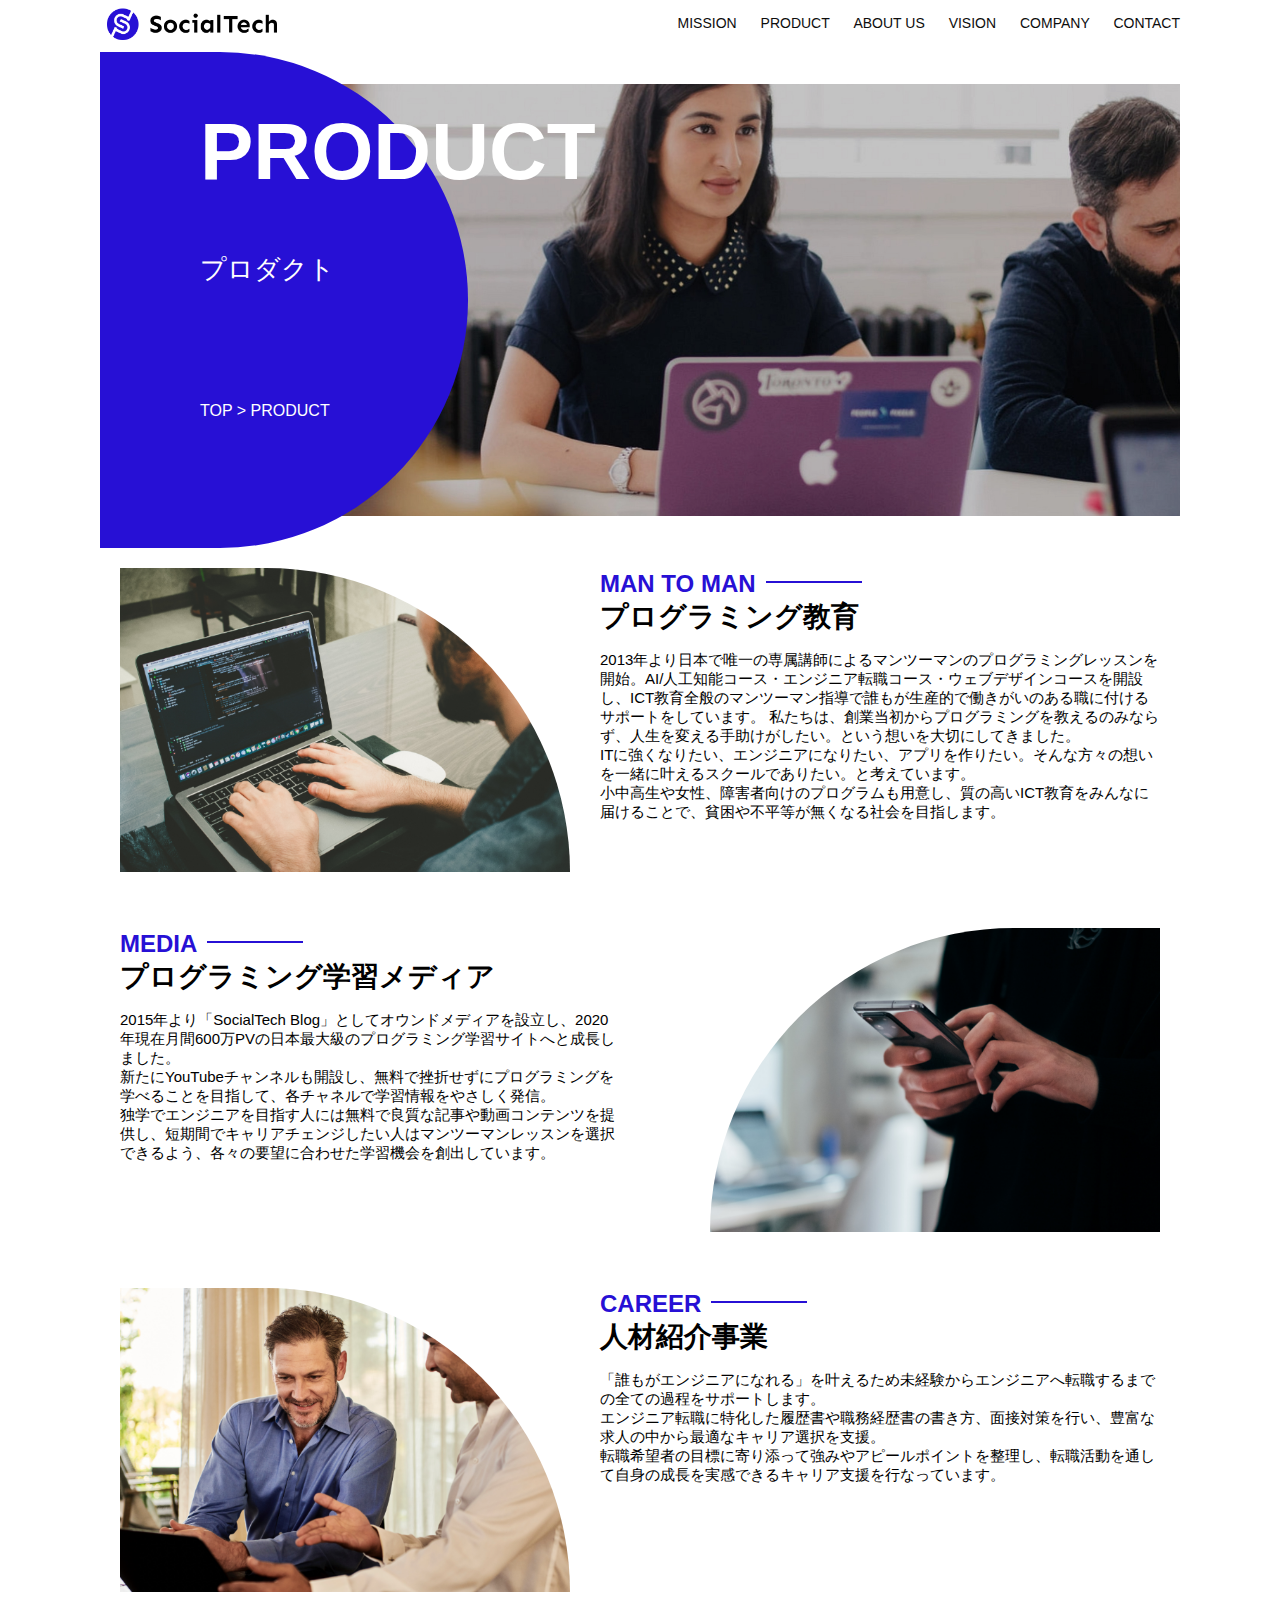
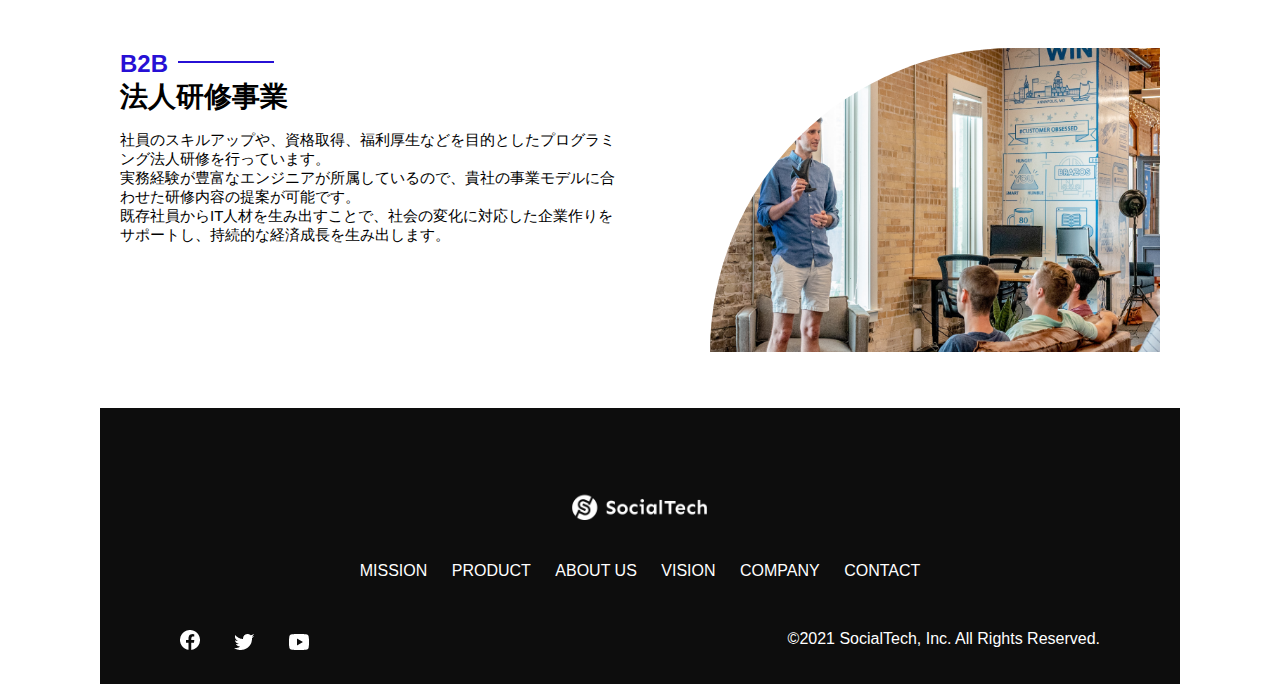
<file: product.html>
<!DOCTYPE html>
<html>
  <head>
    <title>SocialTech -PRODUCT プロダクト-</title>
    <meta charset="utf-8">
    <meta name="description" content="SocialTechの4つのプロダクトを紹介します">
    <meta name="viewport" content="width=device-width, initial-scale=1.0">
    <link rel="stylesheet" href="style.css">

  </head>

  <body>
    <header>
     <!-- logo -->
      <a href="index.html" id="logo"><img src="images/logo.png" alt="トップページに戻る"></a>
      
    <!-- menu for pc  -->
      <nav id="nav-pc">
        <a href="mission.html">MISSION</a>
        <a href="product.html">PRODUCT</a>
        <a href="index.html#aboutus">ABOUT US</a>
        <a href="index.html#vision">VISION</a>
        <a href="index.html#company">COMPANY</a>
        <a href="index.html#contact">CONTACT</a>
      </nav>

      <!-- menu button for smart phone -->
      <img id="menu-sp" src="images/button-menu.png" alt="ナビゲーションを開く" onclick="document.getElementById('nav-sp').style.display = 'block'">

      <!-- navigation for smartphone -->
      <nav id="nav-sp">
        <img id="close" src="images/button-close.png" alt="ナビゲーションを閉じる" onclick="document.getElementById('nav-sp').style.display = 'none'">
        <a id="logo-sp" href="index.html" onclick="document.getElementById('nav-sp').style.display = 'none'"><img src="images/logo-sp.png" alt="トップページに戻る"></a>
        <a class="menu" href="mission.html" onclick="document.getElementById('nav-sp').style.display = 'none'">MISSION</a>
        <a class="menu" href="product.html" onclick="document.getElementById('nav-sp').style.display = 'none'">PRODUCT</a>
        <a class="menu" href="index.html#aboutus" onclick="document.getElementById('nav-sp').style.display = 'none'">ABOUT US</a>
        <a class="menu" href="index.html#vision" onclick="document.getElementById('nav-sp').style.display = 'none'">VISION</a>
        <a class="menu" href="index.html#company" onclick="document.getElementById('nav-sp').style.display = 'none'">COMPANY</a>
        <a class="menu" href="index.html#contact" onclick="document.getElementById('nav-sp').style.display = 'none'">CONTACT</a>
        <div id="sns">
          <a href="https://www.facebook.com/sejuku2013"><img src="images/button-facebook.png" alt="Facebookのリンク"></a>
          <a href="https://twitter.com/samuraijuku"><img src="images/button-twitter.png" alt="Twitterのリンク"></a>
          <a href="https://www.youtube.com/channel/UCCFOQO5aDK0xXam4cUQXT8g"><img src="images/button-youtube.png" alt="YouTubeのリンク"></a>
        </div>
      </nav>
    </header>
    <main>
      <article>
        <section id="product-main">
          <div id="product-title">
            <h1>PRODUCT</h1>
            <span>プロダクト</span>
            <div>TOP > PRODUCT</div>
          </div>
        </section>
        <section class="product-section1">
          <img src="images/product/product-mantoman.png" alt="PCでコードを書く男性">
          <div>
            <h2 class="product-h2">MAN TO MAN</h2>
            <h3 class="product-h3">プログラミング教育</h3>
            <p>2013年より日本で唯一の専属講師によるマンツーマンのプログラミングレッスンを開始。AI/人工知能コース・エンジニア転職コース・ウェブデザインコースを開設し、ICT教育全般のマンツーマン指導で誰もが生産的で働きがいのある職に付けるサポートをしています。
              私たちは、創業当初からプログラミングを教えるのみならず、人生を変える手助けがしたい。という想いを大切にしてきました。<br>ITに強くなりたい、エンジニアになりたい、アプリを作りたい。そんな方々の想いを一緒に叶えるスクールでありたい。と考えています。<br>小中高生や女性、障害者向けのプログラムも用意し、質の高いICT教育をみんなに届けることで、貧困や不平等が無くなる社会を目指します。
            </p>
          </div>
        </section>
        <section class="product-section2">        
          <div>
            <h2 class="product-h2">MEDIA</h2>
            <h3 class="product-h3">プログラミング学習メディア</h3>
            <p>2015年より「SocialTech
              Blog」としてオウンドメディアを設立し、2020年現在月間600万PVの日本最大級のプログラミング学習サイトへと成長しました。<br>新たにYouTubeチャンネルも開設し、無料で挫折せずにプログラミングを学べることを目指して、各チャネルで学習情報をやさしく発信。<br>独学でエンジニアを目指す人には無料で良質な記事や動画コンテンツを提供し、短期間でキャリアチェンジしたい人はマンツーマンレッスンを選択できるよう、各々の要望に合わせた学習機会を創出しています。</p>
          </div>
          <img src="images/product/product-media.png" alt="スマートフォンを操作する人">
        </section>
        <section class="product-section1">
          <img src="images/product/product-career.png" alt="笑顔で話し合う2人の男性">
          <div>
            <h2 class="product-h2">CAREER</h2>
            <h3 class="product-h3">人材紹介事業</h3>
            <p>「誰もがエンジニアになれる」を叶えるため未経験からエンジニアへ転職するまでの全ての過程をサポートします。<br>エンジニア転職に特化した履歴書や職務経歴書の書き方、面接対策を行い、豊富な求人の中から最適なキャリア選択を支援。<br>転職希望者の目標に寄り添って強みやアピールポイントを整理し、転職活動を通して自身の成長を実感できるキャリア支援を行なっています。<br></p>
          </div>
        </section>
        <section class="product-section2">
          <div>
            <h2 class="product-h2">B2B</h2>
            <h3 class="product-h3">法人研修事業</h3>
            <p>社員のスキルアップや、資格取得、福利厚生などを目的としたプログラミング法人研修を行っています。<br>実務経験が豊富なエンジニアが所属しているので、貴社の事業モデルに合わせた研修内容の提案が可能です。<br>既存社員からIT人材を生み出すことで、社会の変化に対応した企業作りをサポートし、持続的な経済成長を生み出します。</p>
          </div>
          <img src="images/product/product-b2b.png" alt="講演中の男性とそれを聴く人々">
        </section>

      </article>
      <footer>
        <div id="footer-logo">
          <img src="images/logo-sp.png" alt="SocialTech">
          </div>
          <div id="footer-link">
            <a href="mission.html">MISSION</a>
            <a href="product.html">PRODUCT</a>
            <a href="index.html#aboutus">ABOUT US</a>
            <a href="index.html#vision">VISION</a>
            <a href="index.html#company">COMPANY</a>
            <a href="index.html#contact">CONTACT</a>
          </div>
          <div id="sns-footer">
            <a href="https://www.facebook.com/sejuku2013"><img src="images/button-facebook.png" alt="Facebookのリンク"></a>
            <a href="https://twitter.com/samuraijuku"><img src="images/button-twitter.png" alt="Twitterのリンク"></a>
            <a href="https://www.youtube.com/channel/UCCFOQO5aDK0xXam4cUQXT8g"><img src="images/button-youtube.png" alt="YouTubeのリンク"></a>
            <span id="copyright">&copy;2021 SocialTech, Inc. All Rights Reserved.</span>
          </div>
      </footer>
    </main>
    </body>
    </html>
</file>
<file: style.css>
/* for PC screen min-768px */
@media screen and (min-width: 768px) {
  
body {
  font-family: "Source Sans Pro", "Hiragino Kaku Gothic ProN", Meiryo, Arial, sans-serif;
  max-width: 1080px;
  min-width: 960px;
  margin: 0 auto 0 auto;
}

p{
  font-size: 15px;
}

header {
  display: flex;
  justify-content: space-between;
}

/* navigation layout */
#nav-pc {
  font-size: 14px;
  padding-top: 15px;
}

#nav-pc > a {
  text-decoration: none;
  margin-left: 20px;
}

#nav-pc > a:link {
  color: #0d0d0d;
}

#nav-pc > a:visited {
  color: #0d0d0d;
}

#nav-pc > a:hover {
  color: #0d0d0d;
  text-decoration: underline;
}

#nav-pc > a:active {
  color: #0d0d0d;
}

/* not showing smartphone navigation */
#nav-sp,
#menu-sp {
  display: none;
}

#main-visual {
  position: relative;
  height: 400px;
  
}

#main-message {
  position: absolute;
  top: 0;
  left: 0;
  background-color: #2710d5;
  color: #ffffff;
  border-radius: 0 0 476px 0;
  height: 100%;
  width: 100%;
  max-width: 620px;
  z-index: 11;
}

#main-message > h1 {
  font-size: 60px;
  font-weight: bold;
  margin: 100px 0 0 50px;
}

#main-message > p {
  font-size: 28px;
  margin: 0 0 0 50px;
}

#main-visual > img {
  max-width: 620px;
  border-radius: 476px 0 0 0;
  position: absolute;
  top: 0;
  right: 0;
  z-index: 10;
}


article h2 {
  margin: 40px 0 0 0;

}

article h2::after {
  content: url(images/line.png);
  margin-left: 10px;
}

h3 {
  font-size: 27px;
}

#mission {
  margin: 80px auto 80px auto;
  width: 100%;

}

#mission-flex {
  width: 100%;
  display: flex;
}

#mission-flex > div {
  width: 50%;
  margin: 20px;
}

#mission-photo {
  width: 100%;
}

#s2dgs {
  margin-top: 50px;
  width: 100%;
}

#product {
  background-color: #fafafa;
  margin: 80px 0px;
  padding: 10px 40px 0px 40px;
}

#product > div {
  margin-top: 40px;
  display: flex;
}

#product-left {
  margin-right: 20px;
  width: 50%;
}

#product-right {
  margin-left: 20px;
  margin-top: 80px;
  width: 50%;
}

#product-left > div {
  position: relative;
  height: 480px;
  margin-right: 20px;
}

#product-right > div {
  position: relative;
  height: 480px;
  margin-left: 20px;
}

.product-photo {
  width: 100%;
}

.product-explain {
  background-color: #ffffff;
  position: absolute;
  left: 0;
  top: 280px;
  margin: 0 40px;
  padding: 20px;
  box-shadow: 5px 5px 10px rgba(0, 0, 0, 0.05);
}

.product-explain > span {
  color: #2710d5;
  font-weight: bold;
  font-size: 16px;
  margin: 0;
}

.product-explain > h3 {
  font-size: 20px;
  margin: 5px 0;
}

.product-explain > p {
  font-size: 14px;
  margin: 0;
}

#product-more {
  margin: 0 auto -42px auto;
}

#aboutus {
  margin: 80px auto;
}

#aboutus > div {
  display: flex;
}

.culture-img {
  width: 100%;
  align-self: flex-start;
}

.culture-img2 {
  margin-top: 50px;
  width: 100%;
}

.culture-table {
  margin-right: 50px;
}

.culture-num {
  font-size: 80px;
  color: #2710d5;
  margin-right: 20px;
}

.culture-en {
  color: #2710d5;
  font-weight: bold;
  font-size: 24px;
  display: block;
}

.culture-jp {
  font-size: 28px;
  font-weight: bold;
}

.culture-description {
  margin: 0;
}

#vision {
  margin: 80px auto;
}

#vision > div {
  width: 100%;
  display: flex;
  justify-content: space-between;
  flex-wrap: wrap;
}

.vision-box {
  width: 300px;
  height:300px;
  margin-bottom: 30px;
  position: relative;
}

.vision-box > img {
  width: 100%;
  height: auto;
  position: absolute;
  top: 0;
  left: 0;
  z-index: 30;
}

.vision-box > span {
  position: absolute;
  top: 0;
  left: 0;
  z-index: 31;
  margin-right: 20px;
}

.vision-box > span > h4 {
  color: #2710d5;
  font-size: 19px;
  margin: 80px 0 0 0;

}

.vision-box > span > h4::first-letter {
  font-size: 40px;
}

.vision-box > span > h5 {
  font-size: 20px;
  margin: 0;
}

.vision-box > span > p {
  margin: 10px 0 0 0;
}

#company {
  margin: 80px auto 80px auto;
}

#company-table {
  width: 100%;
}

.tableheader {
  text-align: left;
  padding: 20px;
  border-bottom-color: #2710d5;
  border-bottom-width: 1px;
  border-bottom-style: solid;
  width: 100px;
}

.tableheader-first {
  text-align: left;
  padding: 20px;
  border-bottom-color: #2710d5;
  border-bottom-width: 1px;
  border-bottom-style: solid;
  width: 100px;
  border-top-color: #2710d5;
  border-top-width: 1px;
  border-top-style: solid;
}

.cell {
  padding: 30px;
  border-bottom-color: #ececec;
  border-bottom-width: 1px;
  border-bottom-style: solid;
}

.cell-first {
  padding: 30px;
  border-bottom-color: #ececec;
  border-bottom-width: 1px;
  border-bottom-style: solid;
  border-top-color: #ececec;
  border-top-width: 1px;
  border-top-style: solid;
}

#company > iframe {
  width: 100%;
  height: 368px;
  margin-top: 40px;
}

#contact {
  margin: 80px auto;
}

#contact > form > div {
  display: flex;
  flex-direction: row;
  flex-wrap: wrap;
  padding-bottom: 30px;
}

.contact-heading {
  width: 240px;
  align-self: center;
}

.contact-label {
  font-weight: bold;
}

.contact-span {
  color: #ce2222;
  margin-left: 20px;
  font-weight: bold;
}

.contact-textbox {
  border-top: 0;
  border-left: 0;
  border-right: 0;
  border-bottom-width: 1px;
  border-bottom-color: #707070;
  border-bottom-style: solid;
  background-color: #fafafa;
  width: 400px;
  height: 56px;
}

.contact-textarea {
  border-top: 0;
  border-left: 0;
  border-right: 0;
  border-bottom-width: 1px;
  border-bottom-color: #707070;
  border-bottom-style: solid;
  background-color: #fafafa;
  width: 400px;
  height: 200px;
}

details {
  width: 700px;
}

details > div {
  background-color: #fafafa;
  padding: 20px;
}

details > div > span {
  font-weight: bold;
}

footer {
  background-color: #0d0d0d;
  text-align: center;
  padding: 80px 80px 30px 80px;
}

#footer-logo {
  margin-bottom: 30px;
}

#footer-link {
  margin-bottom: 50px;
}

#footer-link > a {
  text-decoration: none;
  margin: 10px;
}

#footer-link > a:link {
  color: #ffffff;
}

#footer-link > a:visited {
  color: #ffffff;
}

#footer-link > a:hover {
  color: #ffffff;
  text-decoration: underline;
}

#footer-link > a:active {
  color: #ffffff;
}

#sns-footer {
  text-align: left;
  width: 100%;
}

#sns-footer > a {
  margin-right: 30px;
}

#copyright {
  color: #ffffff;
  float: right;
}

/* mission.html */
#mission-main {
  height: 496px;
  width: 100%;
  background-image: url(images/mission/mission-main.png);
  background-repeat: no-repeat;
  background-position-y: center;
}

#mission-title {
  background-color: #2710d5;
  width: 368px;
  color: #ffffff;
  height: 496px;
  border-radius: 0 248px 248px 0;
  position: relative;
}

#mission-title > h1 {
  position: absolute;
  top: 0;
  left: 100px;
  font-size: 80px;
}

#mission-title > span {
  position: absolute;
  top: 200px;
  left: 100px;
  font-size: 26px;
}

#mission-title > div {
  position: absolute;
  top: 350px;
  left: 100px;
  font-size: 16px;
}

#mission-s2dgs {
  width: 100%;
  margin: 20px;
}

.mission-h2 {
  color: #2710d5;
  font-size: 40px;
}

.mission-h2::after {
  content: none;
}

#mission-5goals {
  margin: 20px;
  display: flex;
}

#mission-5goals > div {
    flex-grow: 1;
    padding: 20px;
  }

#mission-5goals > div > div {
    margin-bottom: 40px;
  }

.fivegoals-image-right {
    float: right;
    margin: 20px;
  }

.fivegoals-image-left {
    float: left;
    margin: 20px;
  }

.fivegoals-number {
    color: #2710d5;
    font-size: 48px;
    margin: 0;
  }

.fivegoals-h3 {
    font-size: 28px;
    margin: 0;
  }

.fivegoals-p {
    margin: 0;
  }

/* product HTML */
#product-main {
  height: 496px;
  width: 100%;
  background-image: url(images/product/product-main.png);
  background-repeat: no-repeat;
  background-position-y: center;
}

#product-title {
  background-color: #2710d5;
  width: 368px;
  color: #ffffff;
  height: 496px;
  border-radius: 0 248px 248px 0;
  position: relative;
}

#product-title > h1 {
  position: absolute;
  top: 0;
  left: 100px;
  font-size: 80px;
}

#product-title > span {
  position: absolute;
  top: 200px;
  left: 100px;
  font-size: 26px;
}

#product-title > div {
  position: absolute;
  top: 350px;
  left: 100px;
  font-size: 16px;
}

.product-section1 {
  position: relative;
  margin: 20px;
  height: 340px;
}

.product-section1 > img {
  position: absolute;
  top: 0;
  left: 0;
  width: 450px;
  margin: 0 40px 30px 0;
  border-radius: 0 432px 0 0; 
}

.product-section1 > div {
  position: absolute;
  top: 0;
  left: 480px;
}

.product-section2 {
  position: relative;
  margin: 20px;
  height: 340px;
}

.product-section2 > img {
  position: absolute;
  top: 0;
  right: 0;
  width: 450px;
  margin: 0 0 30px 40px;
  border-radius: 432px 0 0 0; 
}

.product-section2 > div {
  width: 500px;
  position: absolute;
  top: 0;
  left: 0;
}

.product-h2 {
  color: #2710d5;
  font-size: 24px;
  margin: 0;
}

.product-h3 {
  font-size: 28px;
  margin: 0;
}



}



/* for smartphone screen max-767px */
@media screen and (max-width: 767px) {
  body {
    min-width: 375px;
    margin: 0;
  }

    #nav-pc {
      display: none;
    }

    #menu-sp {
      float: right;
      padding: 0;
    }

    #nav-sp {
      background-color: #2710d5;
      position: absolute;
      top: 0;
      left: 0;
      width: 100%;
      height: 100%;
      display: none;
      z-index: 100;
    }

    #close {
      position: absolute;
      top: 20px;
      right: 20px;
    }
    /* navigation menu logo */
    #logo-sp {
      margin: 80px 0px 30px 20px;
    }
/* navigation link */
    #nav-sp > a {
      display: block;
    }

    #nav-sp > a:link {
      color: #ffffff;
    }

    #nav-sp > a:visited {
      color: #ffffff;
    }

    #nav-sp > a:hover {
      color: #ffffff;
      text-decoration: underline;
    }

    #nav-sp > a:active {
      color: #ffffff;
    }

    #nav-sp > .menu {
      text-decoration: none;
      display: block;
      margin: 0 20px 0 20px;
      height: 44px;
      font-size: 16px;
      background-image: url(images/arrow.png);
      background-repeat: no-repeat;
      background-position: right top
     }

     #sns {
      position: absolute;
      bottom: 20px;
      left: 20px;
     }

      #sns > a {
        margin-right: 30px;
      }

      #main-visual {
        position: relative;
        height: 470px;
        width: 100%;
        overflow: hidden;
      }

      #main-visual > div {
        position: absolute;
        top: 0;
        left: 0;
        background-color: #2710d5;
        color: white;
        border-radius: 0 0 476px 0;
        text-align: center;
        height: 280px;
        width: 100%;
        z-index: 11;
      }

      #main-visual > div > h1 {
        font-size: 28px;
        margin: 90px 0 0 0;
      }

      #main-visual > div > p {
        margin: 0;
      }

      #main-visual > img {
        width: 100%;
        border-radius: 476px 0 0 0;
        z-index: 10;
        position: absolute;
        bottom: 0;
        right: 0; 
      }

      h2::after {
        content: url(images/line.png);
        margin-left: 10px;
      }

      h3 {
        font-size: 24px;
        margin-top: 10px;
      }

      #mission {
        margin: 20px;
      }

      #mission-photo, #s2dgs {
        width: 100%;
      }

      #product {
        background-color: #fafafa;
        padding-top: 10px;
        margin: 80px auto 0px auto;
        max-width: 980px;
      }

      #product h2 {
        margin-left: 20px;
      }

      #product-left, 
      #product-right {
        margin: 0 20px;
      }

      #product-left > div,
      #product-right > div {
        position: relative;
        height: 540px;
      }

      .product-explain {
        background-color: #ffffff;
        position: absolute;
        left: 0;
        bottom: 50px;
        padding: 20px;
        box-shadow: 5px 5px 10px rgba(0, 0, 0, 0.05);
      }

      .product-explain > span {
        color: #2710d5;
        font-weight: bold;
        font-size: 16px;
        margin: 0;
      }

      .product-explain > h3 {
        margin: 10px 0;
      }

      .product-photo {
        width: 100%;  
      }

      #product-more > img {
        margin:0 0 -42px 20px;
      }

      #aboutus {
        margin: 80px 20px;
      }

      #aboutus > div {
        display: flex;
        flex-direction: column;
      }

      .culture-table {
        width: 100%;
        padding-right: 20px;
        order: 2;
      }

      .culture-img {
        width: 100%;
        order: 1;
      }

      .culture-img2 {
        width: 100%;
      }

      .culture-num {
        font-size: 80px;
        color: #2710d5;
      }

      .culture-en {
        color: #2710d5;
        font-weight: bold;
        font-size: 24px;
        display: block;
      }

      .culture-jp {
        display: block;
      }

      .culture-description {
        margin: 0;
      }

      #vision {
        margin: 80px 20px;
      }

      .vision-box {
        width: 300px;
        height: 300px;
        margin-bottom: 30px;
        position: relative;
      }

      .vision-box > img {
        width: 100%;
        height: auto;
        position: absolute;
        top: 0;
        left: 0;
        z-index: 30;
      }

      .vision-box > span {
        position: absolute;
        top: 0;
        left: 0;
        z-index: 31;
        margin-right: 20px;
      }

      .vision-box > span > h4 {
        color: #2710d5;
        font-size: 19px;
        margin: 60px 0 0 0;
      }

      .vision-box > span > h5 {
        font-size: 20px;
        margin: 0;
      }

      .vision-box > span > p {
        margin-top: 10px;
      }

      #company {
        margin: 0 20px;
      }

      #company > h3 {
        margin-bottom: 20px;
      }

      #company > table {
        width: 100%;
      }

      .tableheader-first {
        text-align: left;
        padding: 20px;
        border-bottom-color: #2710d5;
        border-bottom-width: 1px;
        border-bottom-style: solid;
        border-top-color: #2710d5;
        border-top-width: 1px;
        border-top-style: solid;
        width: 50px;
      }

      .tableheader {
        text-align: left;
        padding: 20px;
        border-bottom-color: #2710d5;
        border-bottom-width: 1px;
        border-bottom-style: solid;
        width: 50px;
      }

      .cell {
        padding: 20px;
        border-bottom-color: #ececec;
        border-bottom-width: 1px;
        border-bottom-style: solid;
      }

      .cell-first {
        padding: 20px;
        border-bottom-color: #ececec;
        border-bottom-width: 1px;
        border-bottom-style: solid;
        border-top-color: #ececec;
        border-top-width: 1px;
        border-top-style: solid;
      }

      #company > iframe {
        width: 100%;
        height: 240px;
        margin: 40px 0 0 0;
      }

      #contact {
        margin: 80px 20px;
      }

      #contact > h3 {
        margin-bottom: 20px;
      }

      #contact > form > div {
        margin-bottom: 20px;
      }

      .contact-heading {
        margin-bottom: 20px;
      }
      .contact-label {
        font-weight: bold;
      }

      .contact-span {
        color: #ce2222;
        margin-left: 20px;
        font-weight: bold;
      }

      .contact-textbox {
        height: 50px;
        border-top: 0;
        border-left: 0;
        border-right: 0;
        background-color: #fafafa;
        border-bottom-color: #707070;
        border-bottom-width: 1px;
        border-bottom-style: solid;
        min-width: 300px;
        width: 100%;
      }

      .contact-textarea {
        height: 150px;
        border-top: 0;
        border-left: 0;
        border-right: 0;
        background-color: #fafafa;
        width: 100%;
      }

      .radiobutton {
        margin-bottom: 20px;
      }

      .radiobutton + label::after {
        content:"\A";
        white-space: pre;
      }

      footer {
        background-color: #0d0d0d;
        padding: 30px 20px 50px 20px;
      }

      #footer-logo {
        margin-bottom: 30px;
      }

      #footer-link {
        margin-bottom: 50px;
      }

      #footer-link > a {
        text-decoration: none;
        margin: 0 20px 30px 0;
        display: block;
        background-image: url(images/arrow.png);
        background-repeat: no-repeat;
        background-position: right top;
      }

      #footer-link > a:link {
        color: #ffffff;
      }

      #footer-link > a:visited {
        color: #ffffff;
      }

      #footer-link > a:hover {
        color: #ffffff;
        text-decoration: underline;
      }

      #footer-link > a:active {
        color: #ffffff;
      }

      #sns-footer > a {
        margin-right: 30px;
      }

      #copyright {
        font-size: 12px;
        color: #ffffff;
        display: block;
        margin-top: 30px;
      }

      /* mission HTML */
      #mission-main {
        height: 256px;
        width: 100%;
        background-image: url(images/mission/mission-main.png);
        background-repeat: no-repeat;
        background-size: auto 208px;
      }

      #mission-title {
        background-color: #2710d5;
        width: 136px;
        color: #ffffff;
        height: 256px;
        border-radius: 0 248px 248px 0;
        position: relative;
      }

      #mission-title >h1 {
        position: absolute;
        top: 0;
        left: 20px;
        font-size: 40px;
      }

      #mission-title > span {
        position: absolute;
        top: 110px;
        left: 20px;
        font-size: 18px;
      }

      #mission-title > div {
        position: absolute;
        top: 180px;
        left: 20px;
        font-size: 13px;
      }

      #mission-s2dgs {
        margin: 20px;
      }

      .mission-h2 {
        color: #2710d5;
        font-size: 38px;
        margin: 0px;
      }

      .mission-h2::after {
        content: none;
      }

      #mission-s2dgs > img {
        width: 100%;
      }

      #mission-5goals {
        margin: 20px;
      }

      #mission-5goals > div >div {
        margin-bottom: 40px;
      }

      #s2dgs-image {
        width: 100%;
      }

      .fivegoals-image-right {
        margin: 20px auto;
        display: block;
      }

      .fivegoals-image-left {
        margin: 20px auto;
        display: block;
      }

      .fivegoals-number {
        color: #2710d5;
        font-size: 48px;
        margin: 0;
      }

      .fivegoals-h3 {
        font-size: 28px;
        margin: 0;
      }

      .fivegoals-p {
        margin: 0;
      }

      /* product HTML プロダクトページ */
      #product-main {
        height: 256px;
        width: 100%;
        background-image: url(images/product/product-main.png);
        background-repeat: no-repeat;
        background-position-y: center;
        background-size: auto 208px;
      }

      #product-title {
        background-color: #2710d5;
        width: 136px;
        color: #ffffff;
        height: 256px;
        border-radius: 0 248px 249px 0;
        position: relative;
      }

      #product-title > h1 {
        position: absolute;
        top: 0;
        left: 20px;
        font-size: 40px;
      }
      
      #product-title > span {
        position: absolute;
        top: 110px;
        left: 20px;
        font-size: 18px;
      }

      #product-title > div {
        position: absolute;
        top: 180px;
        left: 20px;
        font-size: 13px;
      }

      .product-section1 {
        margin: 20px;
      }

      .product-section1 > img {
        width: 100%;
        border-radius: 0 300px 0 0;
      }

      .product-section2 {
        margin: 20px;
        display: flex;
        flex-direction: column;
      }

      .product-section2 > img {
        order: 1;
        width: 100%;
        border-radius: 300px 0 0 0;
      }

      .product-section2 > div {
        order: 2;
      }

      .product-h2 {
        color: #2710d5;
        font-size: 24px;
        margin: 0;
      }

      .product-h3 {
        font-size: 28px;
        margin: 0;
      }



      }
</file>
